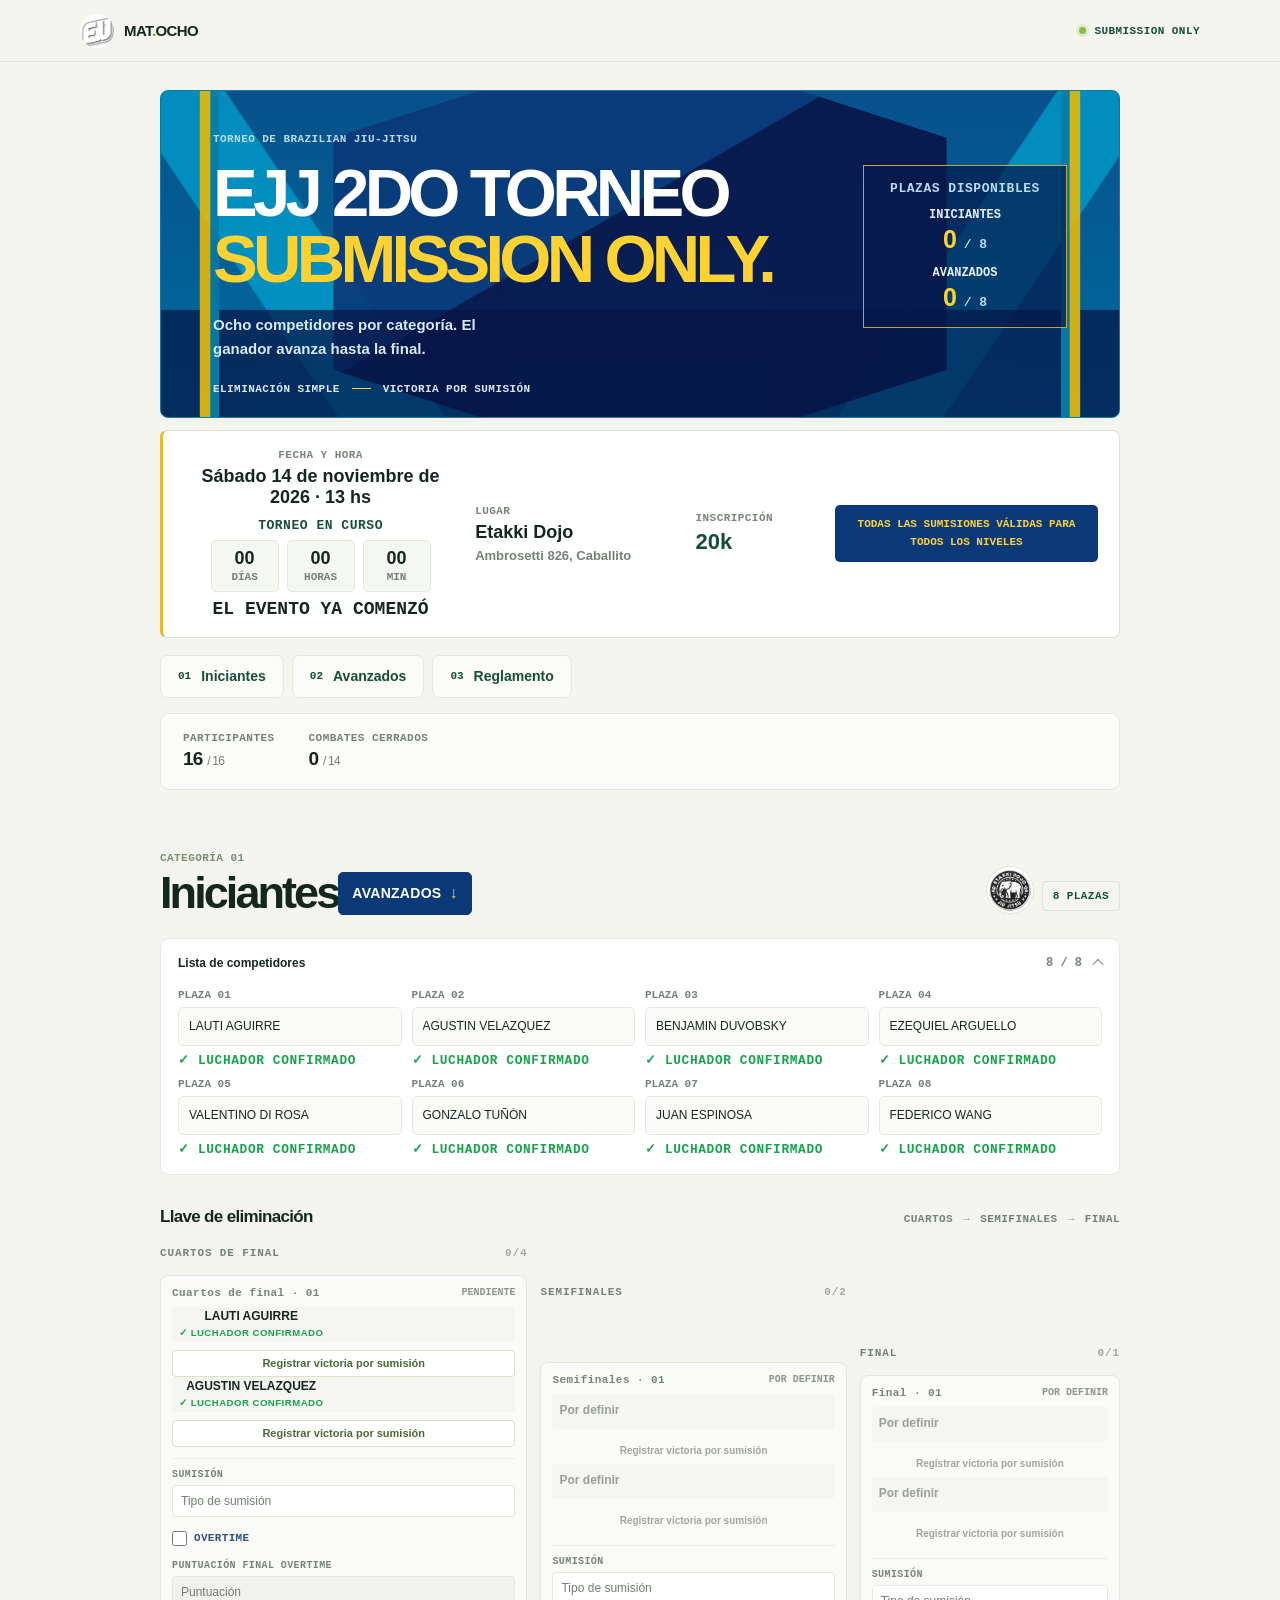
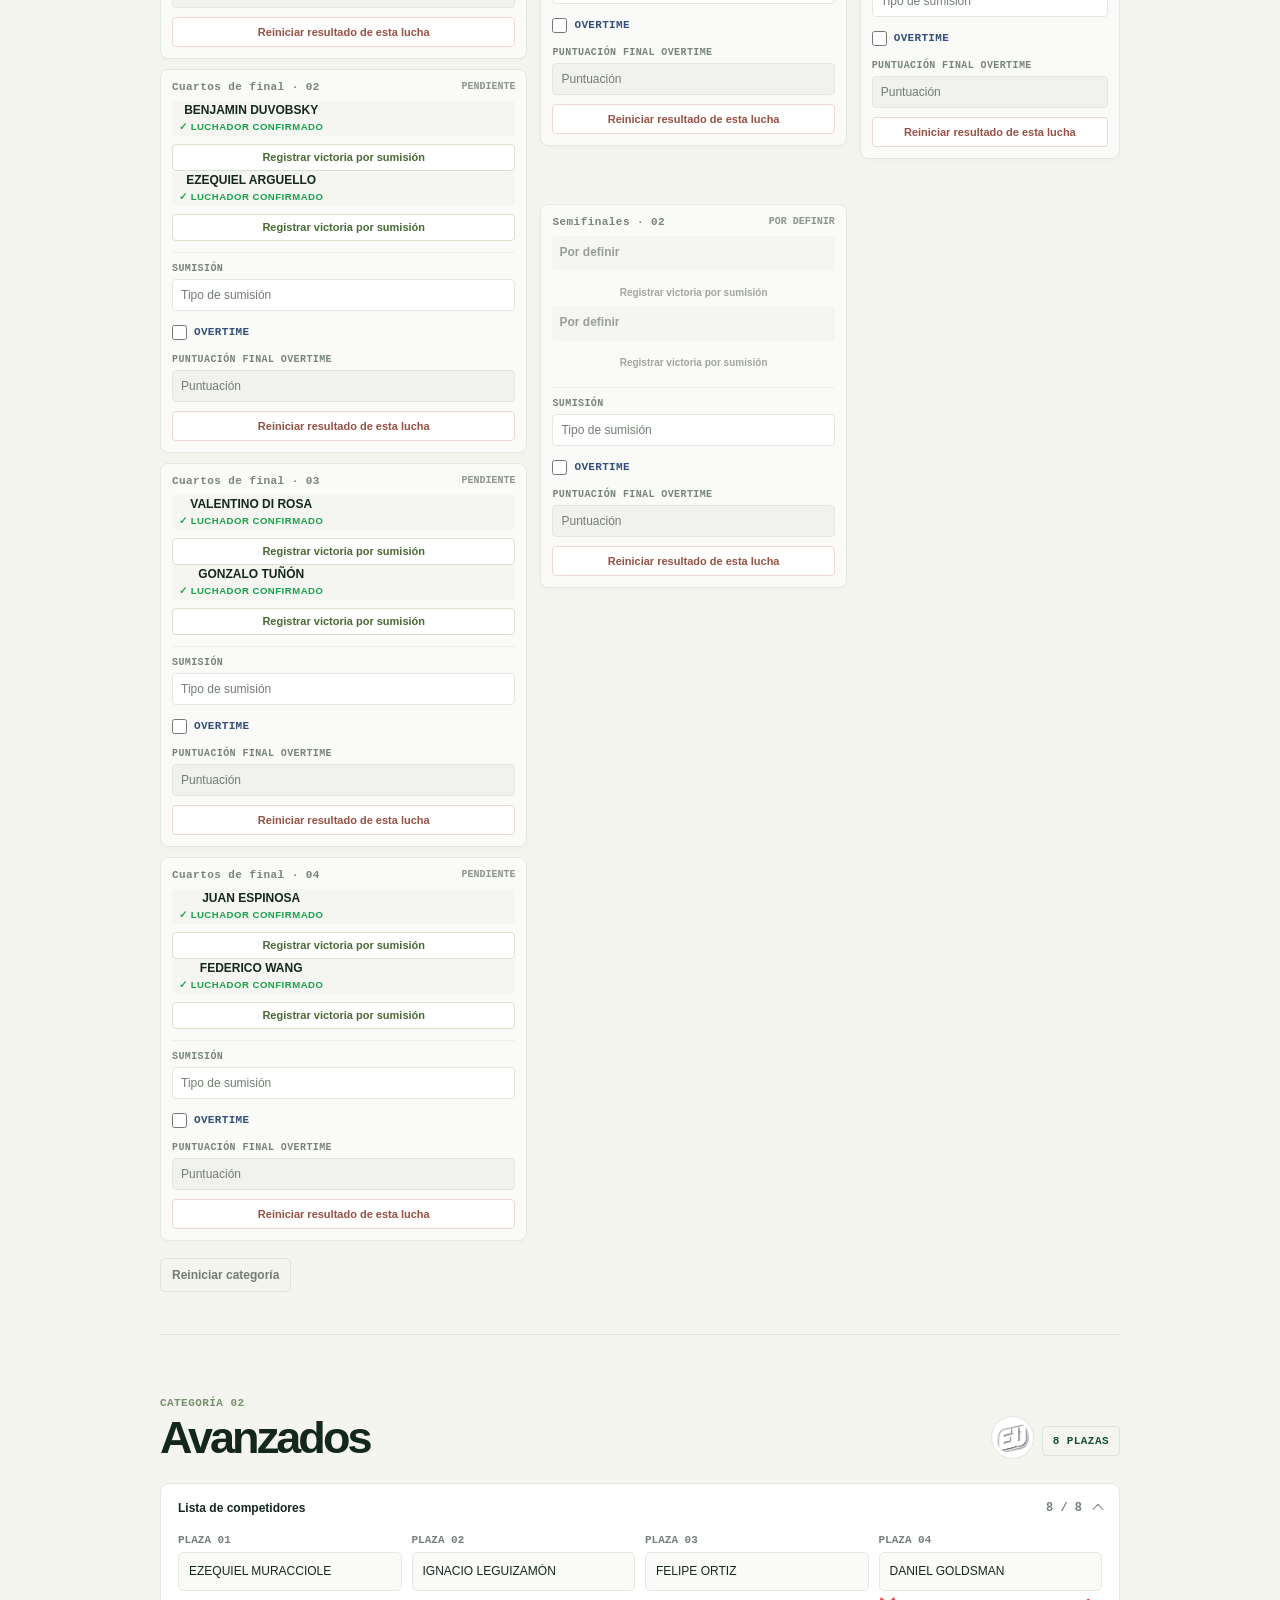
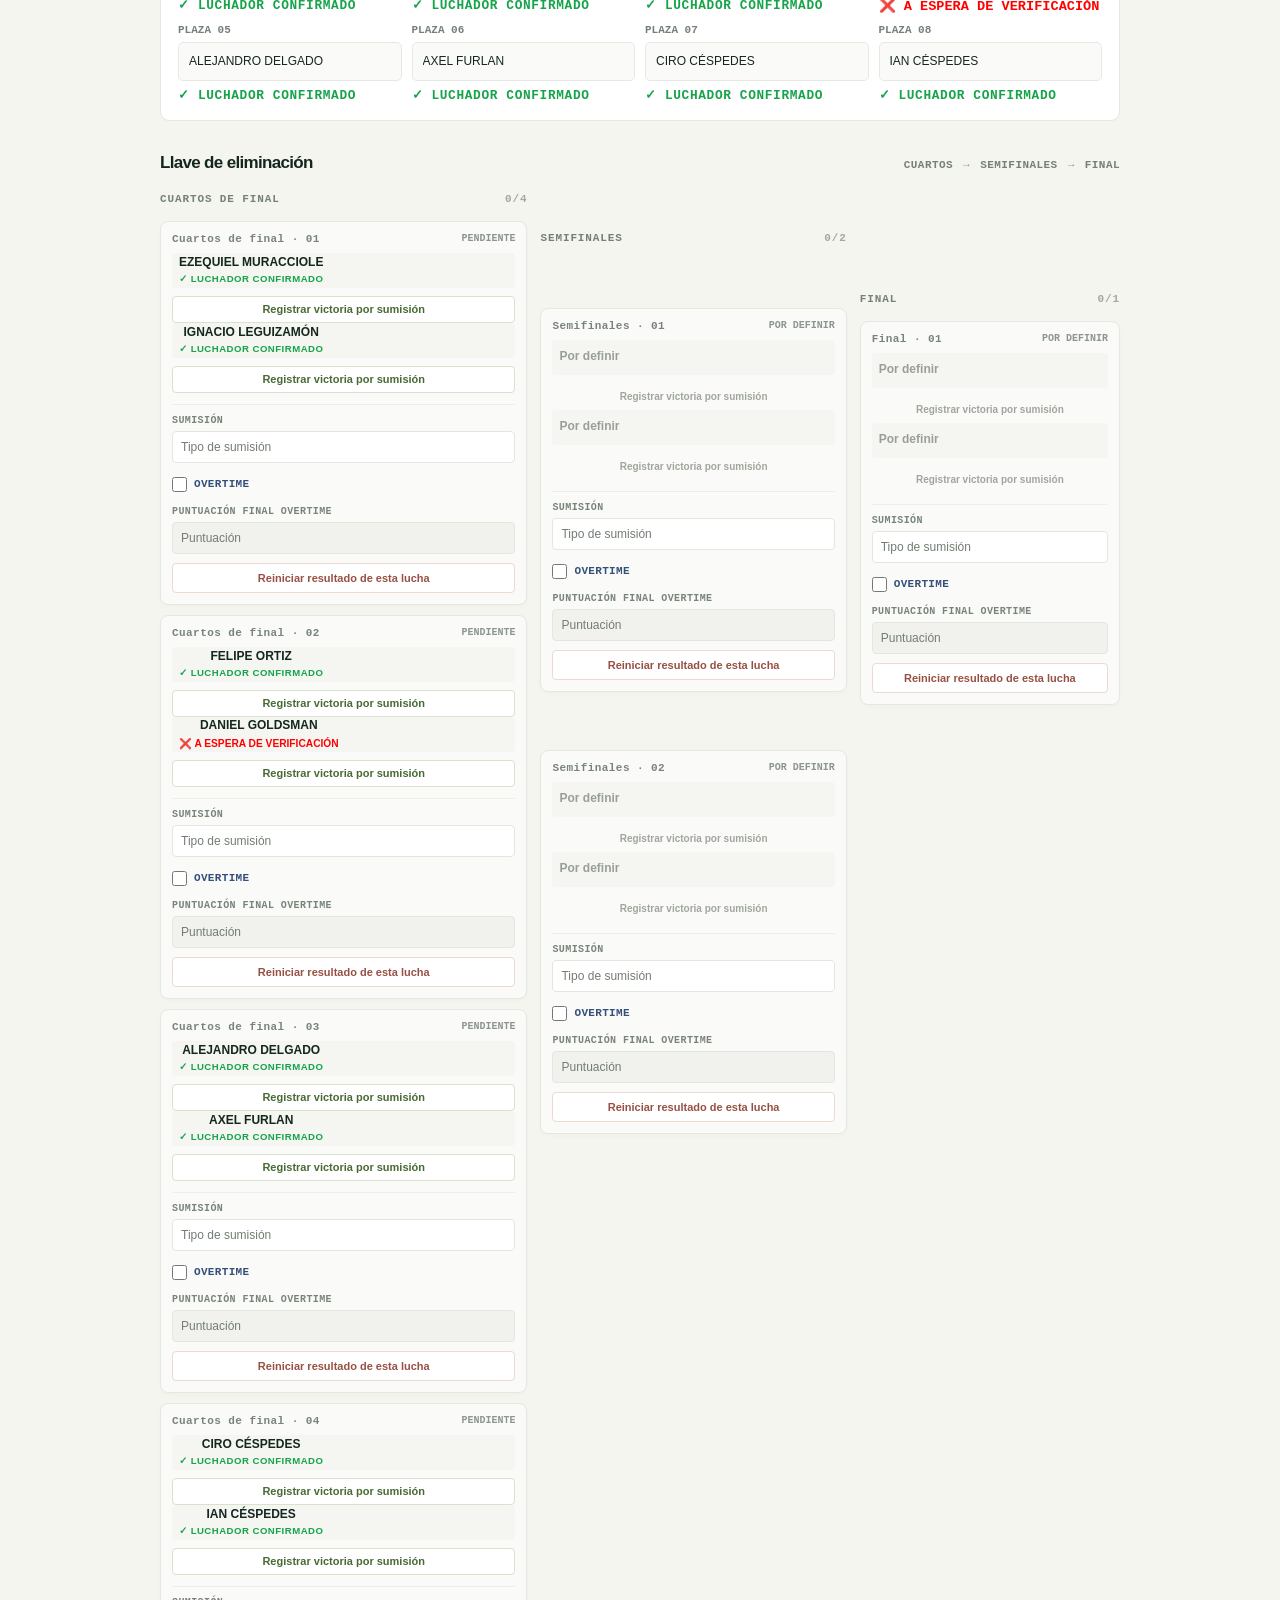
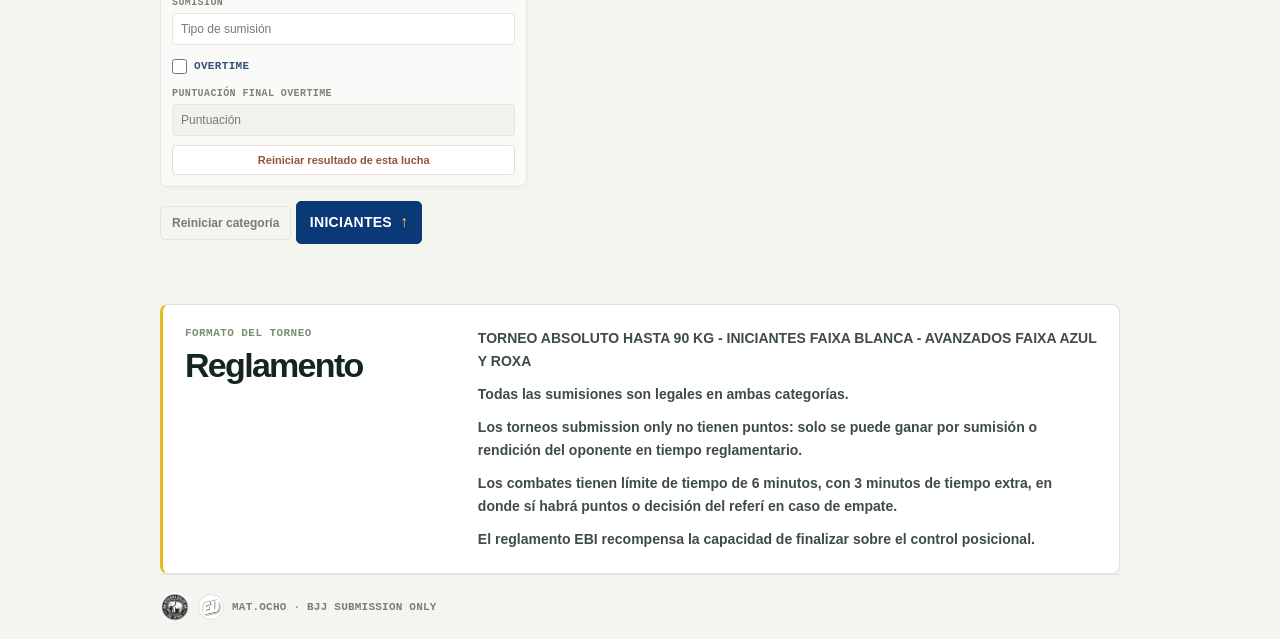
<file: index.html>
<!doctype html>
<html lang="es">
  <head>
    <meta charset="utf-8">
    <meta name="viewport" content="width=device-width, initial-scale=1">
    <meta name="theme-color" content="#102820">
    <meta name="description" content="Llaves y resultados de un torneo de Brazilian Jiu-Jitsu submission only.">
    <title>Torneo Submission Only | BJJ</title>
    <link rel="stylesheet" href="./styles.css?v=20261017-participant-status">
    <script src="./app.js?v=20261020-roster-corrections" defer></script>
  </head>
  <body>
    <header class="topbar brand-center">
      <a class="brand" href="#inicio" aria-label="Inicio del torneo">
        <img class="brand-logo" src="./assets/etakki-monogram.png" alt="">
        <span>MAT<span class="brand-dot">.</span>OCHO</span>
      </a>
      <span class="format-badge"><span class="live-dot" aria-hidden="true"></span> SUBMISSION ONLY</span>
    </header>

    <main id="inicio">
      <section class="hero" aria-labelledby="page-title">
        <div class="hero-copy">
          <p class="eyebrow">TORNEO DE BRAZILIAN JIU-JITSU</p>
          <h1 id="page-title">EJJ 2DO TORNEO<br><span>SUBMISSION ONLY.</span></h1>
          <p class="hero-description">Ocho competidores por categoría. El ganador avanza hasta la final.</p>
        </div>
        <div class="hero-stamp" aria-label="Plazas disponibles por categoría" aria-live="polite">
          <span class="hero-stamp-title">PLAZAS DISPONIBLES</span>
          <div class="hero-stamp-row">
            <span class="hero-stamp-category">INICIANTES</span>
            <strong><span id="available-iniciantes">8</span><small> / 8</small></strong>
          </div>
          <div class="hero-stamp-row">
            <span class="hero-stamp-category">AVANZADOS</span>
            <strong><span id="available-avanzados">8</span><small> / 8</small></strong>
          </div>
        </div>
        <div class="hero-foot">
          <span>ELIMINACIÓN SIMPLE</span>
          <span class="hero-foot-divider" aria-hidden="true"></span>
          <span>VICTORIA POR SUMISIÓN</span>
        </div>
      </section>

      <section class="event-info" aria-label="Fecha, lugar y formato">
        <div class="event-detail">
          <span class="event-label">FECHA Y HORA</span>
          <strong>Sábado 14 de noviembre de 2026 · 13 hs</strong>
          <div class="event-countdown" id="event-countdown" role="timer" aria-live="off">
            <span class="countdown-label" id="countdown-label">FALTAN PARA EL TORNEO</span>
            <div class="countdown-values" id="countdown-values">
              <span><strong data-countdown="days">00</strong><small>DÍAS</small></span>
              <span><strong data-countdown="hours">00</strong><small>HORAS</small></span>
              <span><strong data-countdown="minutes">00</strong><small>MIN</small></span>
            </div>
            <strong class="countdown-started" id="countdown-started" hidden>EL EVENTO YA COMENZÓ</strong>
          </div>
        </div>
        <div class="event-detail">
          <span class="event-label">LUGAR</span>
          <strong>Etakki Dojo</strong>
          <span class="event-address">Ambrosetti 826, Caballito</span>
        </div>
        <div class="event-detail event-fee">
          <span class="event-label">INSCRIPCIÓN</span>
          <strong>20k</strong>
        </div>
        <p class="event-rule">TODAS LAS SUMISIONES VÁLIDAS PARA TODOS LOS NIVELES</p>
      </section>

      <nav class="category-nav" aria-label="Ir a una categoría">
        <a href="#iniciantes">01 <span>Iniciantes</span></a>
        <a href="#avanzados">02 <span>Avanzados</span></a>
        <a href="#reglamento">03 <span>Reglamento</span></a>
      </nav>

      <div id="app-message" class="app-message" role="status" aria-live="polite" hidden></div>

      <div class="tournament-summary" aria-live="polite">
        <div>
          <span class="summary-label">PARTICIPANTES</span>
          <strong id="participant-total">0 <small>/ 16</small></strong>
        </div>
        <div>
          <span class="summary-label">COMBATES CERRADOS</span>
          <strong id="match-total">0 <small>/ 14</small></strong>
        </div>
      </div>

      <section class="category-section" id="iniciantes" aria-labelledby="iniciantes-title">
        <div class="category-heading">
          <div>
            <p class="eyebrow">CATEGORÍA 01</p>
            <h2 id="iniciantes-title">Iniciantes</h2>
          </div>
          <a class="category-switch" href="#avanzados">AVANZADOS <span aria-hidden="true">↓</span></a>
          <img class="category-logo" src="./assets/etakki-dojo-patch.png" alt="Logo Etakki Dojo">
          <span class="division-tag">8 PLAZAS</span>
        </div>
        <details class="roster-panel" open>
          <summary>
            <span>Lista de competidores</span>
            <span class="roster-count" id="count-iniciantes">0 / 8</span>
          </summary>
          <div class="roster-grid" id="roster-iniciantes"></div>
        </details>
        <div class="bracket-heading">
          <h3>Llave de eliminación</h3>
          <span>CUARTOS <i>→</i> SEMIFINALES <i>→</i> FINAL</span>
        </div>
        <div class="bracket" id="bracket-iniciantes" aria-live="polite"></div>
        <button class="reset-button" type="button" data-action="reset" data-category="iniciantes">
          Reiniciar categoría
        </button>
      </section>

      <section class="category-section" id="avanzados" aria-labelledby="avanzados-title">
        <div class="category-heading">
          <div>
            <p class="eyebrow">CATEGORÍA 02</p>
            <h2 id="avanzados-title">Avanzados</h2>
          </div>
          <img class="category-logo category-logo-monogram" src="./assets/etakki-monogram.png" alt="Logo Etakki Dojo">
          <span class="division-tag">8 PLAZAS</span>
        </div>
        <details class="roster-panel" open>
          <summary>
            <span>Lista de competidores</span>
            <span class="roster-count" id="count-avanzados">0 / 8</span>
          </summary>
          <div class="roster-grid" id="roster-avanzados"></div>
        </details>
        <div class="bracket-heading">
          <h3>Llave de eliminación</h3>
          <span>CUARTOS <i>→</i> SEMIFINALES <i>→</i> FINAL</span>
        </div>
        <div class="bracket" id="bracket-avanzados" aria-live="polite"></div>
        <button class="reset-button" type="button" data-action="reset" data-category="avanzados">
          Reiniciar categoría
        </button>
        <a class="category-switch category-switch-back" href="#iniciantes">INICIANTES <span aria-hidden="true">↑</span></a>
      </section>

      <section class="rules-section" id="reglamento" aria-labelledby="rules-title">
        <div class="rules-heading">
          <p class="eyebrow">FORMATO DEL TORNEO</p>
          <h2 id="rules-title">Reglamento</h2>
        </div>
        <div class="rules-copy">
          <p>TORNEO ABSOLUTO HASTA 90 KG - INICIANTES FAIXA BLANCA - AVANZADOS FAIXA AZUL Y ROXA</p>
          <p>Todas las sumisiones son legales en ambas categorías.</p>
          <p>Los torneos submission only no tienen puntos: solo se puede ganar por sumisión o rendición del oponente en tiempo reglamentario.</p>
          <p>Los combates tienen límite de tiempo de 6 minutos, con 3 minutos de tiempo extra, en donde sí habrá puntos o decisión del referí en caso de empate.</p>
          <p>El reglamento EBI recompensa la capacidad de finalizar sobre el control posicional.</p>
        </div>
      </section>
    </main>

    <footer class="page-footer">
      <span class="footer-brand">
        <img src="./assets/etakki-dojo-patch.png" alt="" loading="lazy">
        <img class="footer-monogram" src="./assets/etakki-monogram.png" alt="" loading="lazy">
        <span>MAT.OCHO <span class="brand-dot">·</span> BJJ SUBMISSION ONLY</span>
      </span>
    </footer>
  </body>
</html>
</file>
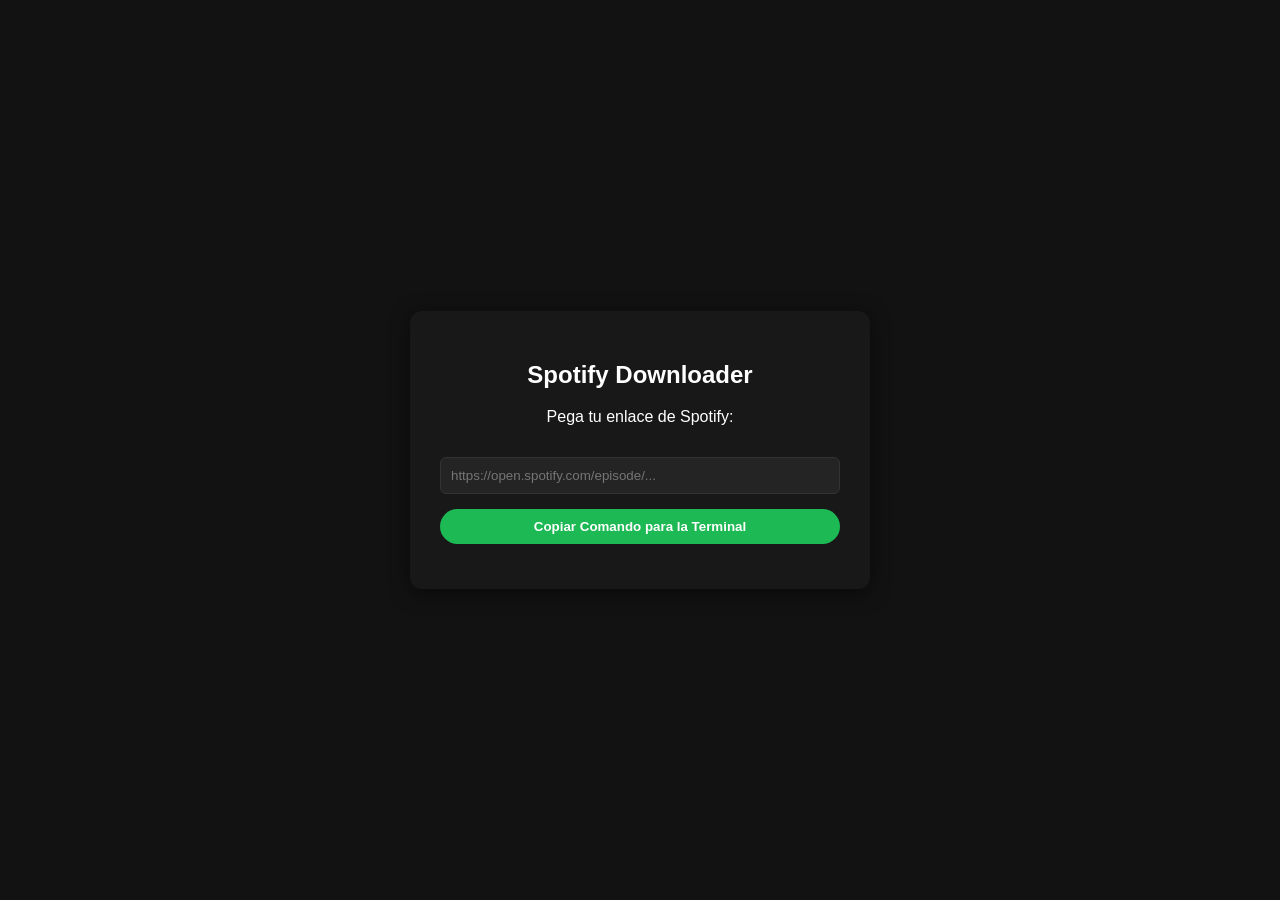
<file: descargar_podcast.html>
<!DOCTYPE html>
<html lang="es">
<head>
    <meta charset="UTF-8">
    <meta name="viewport" content="width=device-width, initial-scale=1.0">
    <title>Spotify Podcast Downloader</title>
    <style>
        body {
            font-family: Arial, sans-serif;
            background-color: #121212;
            color: #ffffff;
            display: flex;
            justify-content: center;
            align-items: center;
            height: 100vh;
            margin: 0;
        }
        .card {
            background-color: #181818;
            padding: 30px;
            border-radius: 12px;
            box-shadow: 0 4px 20px rgba(0,0,0,0.5);
            width: 400px;
            text-align: center;
        }
        input[type="text"] {
            width: 100%;
            padding: 10px;
            margin: 15px 0;
            border-radius: 6px;
            border: 1px solid #333;
            background-color: #242424;
            color: #fff;
            box-sizing: border-box;
        }
        button {
            background-color: #1DB954;
            color: white;
            border: none;
            padding: 10px 20px;
            border-radius: 20px;
            font-weight: bold;
            cursor: pointer;
            width: 100%;
        }
        button:hover {
            background-color: #1ed760;
        }
        .instruction {
            font-size: 12px;
            color: #b3b3b3;
            margin-top: 15px;
        }
    </style>
</head>
<body>
    <div class="card">
        <h2>Spotify Downloader</h2>
        <p>Pega tu enlace de Spotify:</p>
        <input type="text" id="urlInput" placeholder="https://open.spotify.com/episode/...">
        <button onclick="copiarComando()">Copiar Comando para la Terminal</button>
        <p class="instruction" id="msg"></p>
    </div>

    <script>
        function copiarComando() {
            const url = document.getElementById('urlInput').value;
            if(!url) {
                alert("Por favor, introduce un enlace válido.");
                return;
            }
            const comando = `python spotify_podcast_download.py "${url}"`;
            navigator.clipboard.writeText(comando);
            document.getElementById('msg').innerText = "¡Comando copiado! Pégalo en tu terminal abierta.";
        }
    </script>
</body>
</html>
</file>
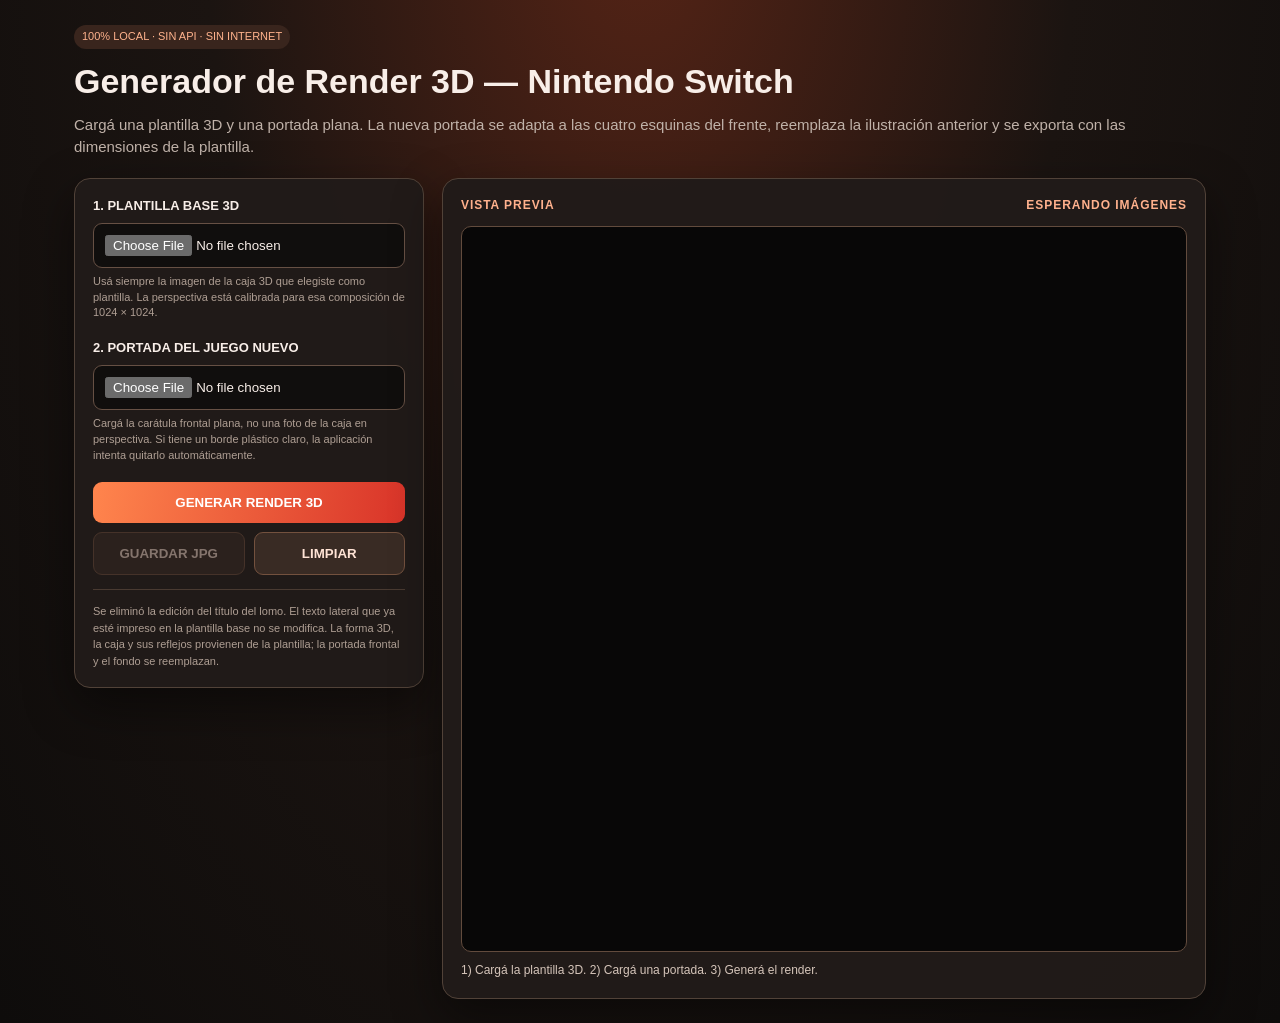
<file: portadamaker.html>
<!DOCTYPE html>
<html lang="es">
<head>
<meta charset="UTF-8">
<meta name="viewport" content="width=device-width, initial-scale=1">
<title>Generador de Render 3D Nintendo Switch</title>
<style>
:root{color-scheme:dark;--bg:#100e0d;--panel:#211b18;--line:#514238;--accent:#ff7042;--muted:#c0b2a9}
*{box-sizing:border-box}
body{margin:0;background:radial-gradient(ellipse at 50% -10%,#562416 0,#1b1411 48%,#0e0c0b 100%);color:#f8eee8;font:15px/1.45 Arial,sans-serif;min-height:100vh}
main{max-width:1180px;margin:0 auto;padding:24px}
.head{margin-bottom:20px}
h1{font-size:clamp(24px,4vw,34px);margin:0 0 8px}
p{margin:0;color:var(--muted)}
.layout{display:grid;grid-template-columns:350px minmax(0,1fr);gap:18px;align-items:start}
.panel{background:rgba(33,27,24,.96);border:1px solid var(--line);border-radius:16px;padding:18px;box-shadow:0 18px 50px #0007}
.field{margin:0 0 18px}
label{display:block;font-size:13px;font-weight:700;margin-bottom:7px}
input[type=file]{width:100%;padding:11px;background:#100e0d;border:1px solid #665044;border-radius:9px;color:#f8eee8}
.hint{font-size:11px;color:#ae9e93;margin-top:6px;line-height:1.45}
.actions{display:grid;grid-template-columns:1fr 1fr;gap:9px}
.btn{border:0;border-radius:9px;padding:13px 12px;font-weight:800;cursor:pointer}
.btn:disabled{opacity:.45;cursor:not-allowed}
.primary{grid-column:1/-1;background:linear-gradient(100deg,#ff854d,#d93429);color:white}
.secondary{background:#392b24;border:1px solid #73513e;color:#ffe3d5}
.previewtop{display:flex;justify-content:space-between;gap:10px;align-items:center;margin-bottom:12px;font-size:12px;font-weight:800;letter-spacing:.08em;color:#ffb18d}
.canvaswrap{background:#080707;border:1px solid #624b3d;border-radius:10px;overflow:hidden}
canvas{width:100%;height:auto;display:block}
.status{min-height:28px;padding-top:10px;font-size:12px;color:#d5c5ba}
.disclaimer{font-size:11px;color:#ae9e93;border-top:1px solid #493a31;padding-top:13px;margin-top:14px;line-height:1.5}
.pill{display:inline-block;background:#39251d;color:#ffb38d;padding:4px 8px;border-radius:99px;font-size:11px;margin-bottom:8px}
@media(max-width:850px){main{padding:14px}.layout{grid-template-columns:1fr}.preview{order:-1}}
</style>
</head>
<body>
<main>
 <header class="head">
  <span class="pill">100% LOCAL · SIN API · SIN INTERNET</span>
  <h1>Generador de Render 3D — Nintendo Switch</h1>
  <p>Cargá una plantilla 3D y una portada plana. La nueva portada se adapta a las cuatro esquinas del frente, reemplaza la ilustración anterior y se exporta con las dimensiones de la plantilla.</p>
 </header>
 <div class="layout">
  <section class="panel">
   <div class="field">
    <label for="baseFile">1. PLANTILLA BASE 3D</label>
    <input id="baseFile" type="file" accept="image/png,image/jpeg,image/webp">
    <div class="hint">Usá siempre la imagen de la caja 3D que elegiste como plantilla. La perspectiva está calibrada para esa composición de 1024 × 1024.</div>
   </div>
   <div class="field">
    <label for="coverFile">2. PORTADA DEL JUEGO NUEVO</label>
    <input id="coverFile" type="file" accept="image/png,image/jpeg,image/webp">
    <div class="hint">Cargá la carátula frontal plana, no una foto de la caja en perspectiva. Si tiene un borde plástico claro, la aplicación intenta quitarlo automáticamente.</div>
   </div>
   <div class="actions">
    <button class="btn primary" id="generate" type="button">GENERAR RENDER 3D</button>
    <button class="btn secondary" id="download" type="button" disabled>GUARDAR JPG</button>
    <button class="btn secondary" id="clear" type="button">LIMPIAR</button>
   </div>
   <div class="disclaimer">Se eliminó la edición del título del lomo. El texto lateral que ya esté impreso en la plantilla base no se modifica. La forma 3D, la caja y sus reflejos provienen de la plantilla; la portada frontal y el fondo se reemplazan.</div>
  </section>
  <section class="panel preview">
   <div class="previewtop"><span>VISTA PREVIA</span><span id="dimensions">ESPERANDO IMÁGENES</span></div>
   <div class="canvaswrap"><canvas id="output" width="1024" height="1024"></canvas></div>
   <div class="status" id="status">1) Cargá la plantilla 3D. 2) Cargá una portada. 3) Generá el render.</div>
  </section>
 </div>
</main>
<script>
'use strict';

const REF_W = 1024;
const REF_H = 1024;
const canvas = document.getElementById('output');
const ctx = canvas.getContext('2d', {willReadFrequently:true});
const statusEl = document.getElementById('status');
let baseImage = null;
let coverImage = null;
let coverFileName = 'juego';

function setStatus(message, error=false){
  statusEl.textContent = message;
  statusEl.style.color = error ? '#ff9b87' : '#d5c5ba';
}

function loadImage(file){
  return new Promise((resolve,reject)=>{
    const url = URL.createObjectURL(file);
    const img = new Image();
    img.onload = ()=>{ URL.revokeObjectURL(url); resolve(img); };
    img.onerror = ()=>{ URL.revokeObjectURL(url); reject(new Error('No se pudo abrir la imagen. Probá con otro JPG o PNG.')); };
    img.src = url;
  });
}

function clamp(value,min,max){
  return Math.max(min,Math.min(max,value));
}

// Detecta y recorta solamente el marco exterior claro/neutro de una foto de portada.
// Si la ilustración no tiene marco, conserva la imagen completa.
function makeCleanCover(img){
  const w = img.naturalWidth;
  const h = img.naturalHeight;
  const temp = document.createElement('canvas');
  temp.width = w;
  temp.height = h;
  const tg = temp.getContext('2d',{willReadFrequently:true});
  tg.fillStyle = '#fff';
  tg.fillRect(0,0,w,h);
  tg.drawImage(img,0,0);
  const data = tg.getImageData(0,0,w,h).data;

  function isFramePixel(i){
    const r=data[i], g=data[i+1], b=data[i+2], a=data[i+3];
    if(a < 22) return true;
    const max=Math.max(r,g,b), min=Math.min(r,g,b);
    const lum=(r+g+b)/3;
    return lum>178 && (max-min)<45;
  }
  function rowRatio(y){
    let hits=0,total=0;
    for(let x=0;x<w;x+=4){ if(isFramePixel((y*w+x)*4)) hits++; total++; }
    return hits/total;
  }
  function colRatio(x){
    let hits=0,total=0;
    for(let y=0;y<h;y+=4){ if(isFramePixel((y*w+x)*4)) hits++; total++; }
    return hits/total;
  }

  let top=0, bottom=h-1, left=0, right=w-1;
  const maxY=Math.floor(h*.18), maxX=Math.floor(w*.18);
  while(top<maxY && rowRatio(top)>.78) top++;
  while(bottom>h-maxY && rowRatio(bottom)>.78) bottom--;
  while(left<maxX && colRatio(left)>.40) left++;
  while(right>w-maxX && colRatio(right)>.40) right--;

  // Evita recortes agresivos o detecciones dudosas.
  if(right-left < w*.45 || bottom-top < h*.45){
    left=0; top=0; right=w-1; bottom=h-1;
  }
  if((right-left+1)/(bottom-top+1) < .30 || (right-left+1)/(bottom-top+1) > 1.15){
    left=0; top=0; right=w-1; bottom=h-1;
  }

  const clean=document.createElement('canvas');
  clean.width=right-left+1;
  clean.height=bottom-top+1;
  clean.getContext('2d').drawImage(img,left,top,clean.width,clean.height,0,0,clean.width,clean.height);
  return {canvas:clean, crop:{left,top,right,bottom}};
}

function getPalette(source){
  const sample=document.createElement('canvas');
  sample.width=48; sample.height=48;
  const sg=sample.getContext('2d');
  sg.drawImage(source,0,0,48,48);
  const d=sg.getImageData(0,0,48,48).data;
  let r=0,g=0,b=0,n=0;
  const bins=new Map();
  for(let i=0;i<d.length;i+=16){
    const rr=d[i],gg=d[i+1],bb=d[i+2];
    const hi=Math.max(rr,gg,bb),lo=Math.min(rr,gg,bb);
    if(hi<35 || lo>245) continue;
    r+=rr;g+=gg;b+=bb;n++;
    const key=[rr>>5,gg>>5,bb>>5].join(',');
    bins.set(key,(bins.get(key)||0)+1);
  }
  const average=n?[Math.round(r/n),Math.round(g/n),Math.round(b/n)]:[150,55,30];
  const colors=[...bins.entries()].sort((a,b)=>b[1]-a[1]).slice(0,6)
    .map(([key])=>key.split(',').map(v=>Math.min(255,Number(v)*32+16)));
  if(!colors.length) colors.push(average);
  return {average,colors};
}

function drawBackground(g,cover,palette){
  g.save();
  g.clearRect(0,0,REF_W,REF_H);
  // Respeta la proporción de la tapa: no la estira para llenar el fondo.
  const scale=Math.max(REF_W/cover.width,REF_H/cover.height);
  const dw=cover.width*scale, dh=cover.height*scale;
  const dx=(REF_W-dw)/2, dy=(REF_H-dh)/2;
  g.filter='blur(38px) saturate(1.55) contrast(1.08) brightness(.58)';
  g.drawImage(cover,dx-45,dy-45,dw+90,dh+90);
  g.filter='none';
  g.fillStyle='rgba(12,7,6,.52)';
  g.fillRect(0,0,REF_W,REF_H);

  const [r,gg,b]=palette.average;
  const glow=g.createRadialGradient(690,340,18,690,340,720);
  glow.addColorStop(0,`rgba(${Math.min(255,r+78)},${Math.min(255,gg+45)},${Math.min(255,b+22)},.34)`);
  glow.addColorStop(1,'rgba(0,0,0,0)');
  g.fillStyle=glow;
  g.fillRect(0,0,REF_W,REF_H);

  let seed=78231;
  const random=()=>{seed=(seed*1664525+1013904223)>>>0;return seed/4294967296;};
  for(let i=0;i<68;i++){
    const zone=i%4;
    let x,y;
    if(zone===0){x=random()*REF_W;y=random()*180;}
    else if(zone===1){x=760+random()*300;y=random()*REF_H;}
    else if(zone===2){x=random()*250;y=180+random()*680;}
    else{x=random()*REF_W;y=820+random()*220;}
    const len=12+random()*95, ang=random()*Math.PI*2;
    const x2=x+Math.cos(ang)*len, y2=y+Math.sin(ang)*len;
    const x3=x+(random()-.5)*len*1.5, y3=y+(random()-.5)*len*1.5;
    const col=palette.colors[i%palette.colors.length];
    g.globalAlpha=.07+random()*.12;
    g.fillStyle=`rgb(${col[0]},${col[1]},${col[2]})`;
    g.beginPath();g.moveTo(x,y);g.lineTo(x2,y2);g.lineTo(x3,y3);g.closePath();g.fill();
  }
  g.globalAlpha=1;

  const floor=g.createLinearGradient(0,775,0,REF_H);
  floor.addColorStop(0,'rgba(5,4,4,0)');
  floor.addColorStop(.24,'rgba(5,4,4,.45)');
  floor.addColorStop(1,'rgba(5,4,4,.94)');
  g.fillStyle=floor;g.fillRect(0,770,REF_W,254);

  const vignette=g.createRadialGradient(510,470,250,510,470,760);
  vignette.addColorStop(0,'rgba(0,0,0,0)');
  vignette.addColorStop(1,'rgba(0,0,0,.58)');
  g.fillStyle=vignette;g.fillRect(0,0,REF_W,REF_H);
  g.restore();
}

function drawCasePath(g){
  // Silueta exterior de la caja de la plantilla de referencia.
  g.beginPath();
  g.moveTo(290,133);
  g.lineTo(291,126);
  g.quadraticCurveTo(294,115,307,115);
  g.lineTo(731,135);
  g.quadraticCurveTo(750,136,754,153);
  g.lineTo(759,175);
  g.lineTo(759,874);
  g.quadraticCurveTo(759,899,742,908);
  g.lineTo(333,945);
  g.quadraticCurveTo(314,947,307,929);
  g.closePath();
}

function drawCaseShadow(g){
  const sh=g.createRadialGradient(523,918,10,523,918,285);
  sh.addColorStop(0,'rgba(0,0,0,.72)');
  sh.addColorStop(.48,'rgba(0,0,0,.42)');
  sh.addColorStop(1,'rgba(0,0,0,0)');
  g.fillStyle=sh;
  g.beginPath();g.ellipse(523,918,285,56,0,0,Math.PI*2);g.fill();
}

function solveLinear(A,b){
  const n=b.length;
  A=A.map((row,i)=>row.slice().concat([b[i]]));
  for(let col=0;col<n;col++){
    let pivot=col;
    for(let r=col+1;r<n;r++) if(Math.abs(A[r][col])>Math.abs(A[pivot][col])) pivot=r;
    if(Math.abs(A[pivot][col])<1e-12) throw new Error('No se pudo resolver la perspectiva.');
    [A[col],A[pivot]]=[A[pivot],A[col]];
    const div=A[col][col];
    for(let k=col;k<=n;k++) A[col][k]/=div;
    for(let r=0;r<n;r++) if(r!==col){
      const f=A[r][col];
      for(let k=col;k<=n;k++) A[r][k]-=f*A[col][k];
    }
  }
  return A.map(row=>row[n]);
}

function inverseHomography(quad){
  const src=[[0,0],[1,0],[1,1],[0,1]];
  const A=[],b=[];
  for(let i=0;i<4;i++){
    const [u,v]=src[i], [x,y]=quad[i];
    A.push([u,v,1,0,0,0,-x*u,-x*v]); b.push(x);
    A.push([0,0,0,u,v,1,-y*u,-y*v]); b.push(y);
  }
  const h=solveLinear(A,b);
  const [a,bb,c,d,e,f,gg,hh]=h;
  const det=a*(e-f*hh)-bb*(d-f*gg)+c*(d*hh-e*gg);
  if(Math.abs(det)<1e-12) throw new Error('La plantilla tiene una perspectiva inválida.');
  return [
    (e-f*hh)/det,(c*hh-bb)/det,(bb*f-c*e)/det,
    (f*gg-d)/det,(a-c*gg)/det,(c*d-a*f)/det,
    (d*hh-e*gg)/det,(bb*gg-a*hh)/det,(a*e-bb*d)/det
  ];
}

function warpCover(g,cover){
  // Esquinas ampliadas unos píxeles para tapar toda la impresión anterior.
  // Orden: arriba izquierda, arriba derecha, abajo derecha, abajo izquierda.
  const quad=[[318,134],[738,149],[743,895],[307,919]];
  const inv=inverseHomography(quad);
  const minX=306,maxX=744,minY=133,maxY=920;
  const w=maxX-minX+1,h=maxY-minY+1;

  const source=cover.getContext('2d',{willReadFrequently:true})
    .getImageData(0,0,cover.width,cover.height);
  const sw=source.width,sh=source.height,sd=source.data;
  const patch=document.createElement('canvas');
  patch.width=w;patch.height=h;
  const pg=patch.getContext('2d');
  const output=pg.createImageData(w,h),od=output.data;

  for(let py=0;py<h;py++){
    const y=minY+py+.5;
    for(let px=0;px<w;px++){
      const x=minX+px+.5;
      const den=inv[6]*x+inv[7]*y+inv[8];
      if(Math.abs(den)<1e-10) continue;
      let u=(inv[0]*x+inv[1]*y+inv[2])/den;
      let v=(inv[3]*x+inv[4]*y+inv[5])/den;
      // Tolerancia mínima en el borde para evitar líneas de la imagen vieja.
      if(u<-.002||u>1.002||v<-.002||v>1.002) continue;
      u=clamp(u,0,1);v=clamp(v,0,1);
      const fx=u*(sw-1),fy=v*(sh-1);
      const x0=Math.floor(fx),y0=Math.floor(fy);
      const x1=Math.min(sw-1,x0+1),y1=Math.min(sh-1,y0+1);
      const ax=fx-x0,ay=fy-y0;
      const i00=(y0*sw+x0)*4,i10=(y0*sw+x1)*4;
      const i01=(y1*sw+x0)*4,i11=(y1*sw+x1)*4;
      const o=(py*w+px)*4;
      for(let k=0;k<3;k++){
        const top=sd[i00+k]*(1-ax)+sd[i10+k]*ax;
        const bottom=sd[i01+k]*(1-ax)+sd[i11+k]*ax;
        od[o+k]=Math.round(top*(1-ay)+bottom*ay);
      }
      od[o+3]=255;
    }
  }
  pg.putImageData(output,0,0);
  g.drawImage(patch,minX,minY);

  // Reflejo tenue del plástico encima de la nueva impresión.
  g.save();
  g.beginPath();quad.forEach((p,i)=>i?g.lineTo(p[0],p[1]):g.moveTo(p[0],p[1]));g.closePath();g.clip();
  const shine=g.createLinearGradient(415,135,690,900);
  shine.addColorStop(0,'rgba(255,255,255,.075)');
  shine.addColorStop(.25,'rgba(255,255,255,.018)');
  shine.addColorStop(.72,'rgba(255,255,255,0)');
  shine.addColorStop(1,'rgba(0,0,0,.10)');
  g.fillStyle=shine;g.fillRect(minX,minY,w,h);
  g.restore();

  // Filete interior muy sutil para cerrar el borde y ocultar píxeles residuales.
  g.save();
  g.beginPath();quad.forEach((p,i)=>i?g.lineTo(p[0],p[1]):g.moveTo(p[0],p[1]));g.closePath();
  g.strokeStyle='rgba(15,8,6,.28)';g.lineWidth=1.35;g.stroke();
  g.restore();
}

async function generate(){
  if(!baseImage||!coverImage){
    setStatus('Faltan imágenes: cargá una plantilla base y una portada nueva.',true);
    return;
  }
  const button=document.getElementById('generate');
  button.disabled=true;
  document.getElementById('download').disabled=true;
  setStatus('Ajustando la portada y componiendo el render…');
  await new Promise(requestAnimationFrame);
  try{
    const outputW=baseImage.naturalWidth;
    const outputH=baseImage.naturalHeight;
    canvas.width=outputW;
    canvas.height=outputH;
    ctx.setTransform(outputW/REF_W,0,0,outputH/REF_H,0,0);

    const clean=makeCleanCover(coverImage);
    const cover=clean.canvas;
    const palette=getPalette(cover);

    drawBackground(ctx,cover,palette);
    drawCaseShadow(ctx);

    // Extrae la caja de la plantilla, sin arrastrar su fondo original.
    ctx.save();
    drawCasePath(ctx);
    ctx.clip();
    ctx.drawImage(baseImage,0,0,REF_W,REF_H);
    ctx.restore();

    // Reemplaza toda la superficie frontal con la portada nueva.
    warpCover(ctx,cover);

    document.getElementById('dimensions').textContent=`${outputW} × ${outputH} · JPG`;
    document.getElementById('download').disabled=false;
    const trimmed=(clean.crop.left+clean.crop.top+(coverImage.naturalWidth-1-clean.crop.right)+(coverImage.naturalHeight-1-clean.crop.bottom))>4;
    setStatus(`Render generado. ${trimmed?'Se detectó y quitó el marco exterior de la portada. ':'Portada utilizada completa. '}Salida: ${outputW} × ${outputH} px.`);
  }catch(err){
    console.error(err);
    setStatus('No se pudo generar el render: '+err.message,true);
  }finally{
    button.disabled=false;
  }
}

function safeFilePart(name){
  return (name||'juego').normalize('NFD').replace(/[\u0300-\u036f]/g,'')
    .replace(/[^a-zA-Z0-9_-]+/g,'-').replace(/^-+|-+$/g,'').slice(0,50)||'juego';
}

document.getElementById('baseFile').addEventListener('change',async e=>{
  const file=e.target.files&&e.target.files[0];
  if(!file)return;
  try{
    baseImage=await loadImage(file);
    setStatus(`Plantilla cargada: ${baseImage.naturalWidth} × ${baseImage.naturalHeight}. Ahora cargá la portada.`);
    document.getElementById('dimensions').textContent=`BASE ${baseImage.naturalWidth} × ${baseImage.naturalHeight}`;
  }catch(err){setStatus(err.message,true);}
});

document.getElementById('coverFile').addEventListener('change',async e=>{
  const file=e.target.files&&e.target.files[0];
  if(!file)return;
  try{
    coverImage=await loadImage(file);
    coverFileName=file.name.replace(/\.[^.]+$/,'');
    setStatus(`Portada cargada: ${coverImage.naturalWidth} × ${coverImage.naturalHeight}. Presioná GENERAR RENDER 3D.`);
  }catch(err){setStatus(err.message,true);}
});

document.getElementById('generate').addEventListener('click',generate);

document.getElementById('download').addEventListener('click',()=>{
  if(!baseImage)return;
  canvas.toBlob(blob=>{
    if(!blob){setStatus('No se pudo crear el JPG.',true);return;}
    const url=URL.createObjectURL(blob);
    const a=document.createElement('a');
    a.href=url;
    a.download=`render-3d-${safeFilePart(coverFileName)}.jpg`;
    document.body.appendChild(a);
    a.click();
    a.remove();
    setTimeout(()=>URL.revokeObjectURL(url),1500);
  },'image/jpeg',.95);
});

document.getElementById('clear').addEventListener('click',()=>{
  baseImage=null;coverImage=null;coverFileName='juego';
  document.getElementById('baseFile').value='';
  document.getElementById('coverFile').value='';
  canvas.width=1024;canvas.height=1024;
  ctx.setTransform(1,0,0,1,0,0);
  ctx.clearRect(0,0,1024,1024);
  document.getElementById('download').disabled=true;
  document.getElementById('dimensions').textContent='ESPERANDO IMÁGENES';
  setStatus('Listo para empezar nuevamente.');
});
</script>
</body>
</html>
</file>
<file: styles.css>
:root {
  color-scheme: light;
  --ink: #14271f;
  --muted: #758078;
  --green: #174d39;
  --lime: #d7f36a;
  --paper: #f4f5ef;
  --line: #e4e8df;
  --card: #fff;
  --mono: "DM Mono", "Courier New", monospace;
  --sans: "DM Sans", Arial, sans-serif;
  --display: "Space Grotesk", "DM Sans", sans-serif;
}

* {
  box-sizing: border-box;
}

html {
  scroll-behavior: smooth;
  scroll-padding-top: 82px;
}

body {
  margin: 0;
  background: var(--paper);
  color: var(--ink);
  font-family: var(--sans);
  -webkit-font-smoothing: antialiased;
}

button,
input {
  font: inherit;
}

.topbar {
  position: sticky;
  z-index: 10;
  top: 0;
  display: flex;
  height: 62px;
  align-items: center;
  justify-content: space-between;
  padding: 0 max(24px, calc((100vw - 1120px) / 2));
  border-bottom: 1px solid rgb(20 39 31 / 8%);
  background: rgb(244 245 239 / 94%);
  backdrop-filter: blur(14px);
}

.brand {
  display: inline-flex;
  align-items: center;
  gap: 10px;
  color: var(--ink);
  font-family: var(--display);
  font-size: 15px;
  font-weight: 700;
  letter-spacing: -0.04em;
  text-decoration: none;
}

.brand-mark {
  display: grid;
  width: 27px;
  height: 27px;
  place-items: center;
  border-radius: 50%;
  background: var(--green);
  color: var(--lime);
  font-size: 14px;
}

.brand-logo {
  width: 34px;
  height: 34px;
  flex: 0 0 auto;
  border-radius: 50%;
  background: #fff;
  object-fit: cover;
}

.brand-dot {
  color: #79a522;
}

.format-badge,
.eyebrow,
.division-tag,
.summary-label,
.bracket-heading > span,
.hero-foot,
.match-label,
.page-footer {
  font-family: var(--mono);
  font-size: 11px;
  font-weight: 700;
  letter-spacing: 0.04em;
}

.format-badge {
  display: inline-flex;
  align-items: center;
  gap: 8px;
  color: var(--green);
}

.live-dot {
  width: 7px;
  height: 7px;
  border-radius: 50%;
  background: #89bd3b;
  box-shadow: 0 0 0 3px rgb(137 189 59 / 16%);
}

main,
.page-footer {
  width: min(100% - 40px, 960px);
  margin-inline: auto;
}

.hero {
  position: relative;
  display: flex;
  min-height: 318px;
  align-items: center;
  justify-content: space-between;
  overflow: hidden;
  margin-top: 28px;
  padding: 42px 52px 56px;
  border: 1px solid #087ca5;
  border-radius: 8px;
  background:
    linear-gradient(56deg, transparent 0 15%, rgb(0 159 205 / 76%) 15.2% 24%, transparent 24.2%),
    linear-gradient(124deg, transparent 0 76%, rgb(0 159 205 / 76%) 76.2% 85%, transparent 85.2%),
    linear-gradient(180deg, #07518b 0%, #006c9e 100%);
  color: #fff;
}

.hero::after {
  position: absolute;
  top: -16%;
  left: 18%;
  width: 64%;
  height: 132%;
  background: linear-gradient(150deg, #0b3978 0 43%, #09164a 43.3% 100%);
  clip-path: polygon(50% 0, 100% 23%, 100% 77%, 50% 100%, 0 77%, 0 23%);
  content: "";
  filter: drop-shadow(0 0 0 #f4bc00) drop-shadow(0 0 5px rgb(0 0 0 / 60%));
  opacity: 0.9;
  pointer-events: none;
}

.hero::before {
  position: absolute;
  z-index: 1;
  inset: 0;
  background:
    linear-gradient(90deg, transparent 0 4%, #f4bc00 4.1% 5.1%, #087ca5 5.2% 6%, transparent 6.1% 93.9%, #087ca5 94% 94.8%, #f4bc00 94.9% 95.9%, transparent 96%),
    linear-gradient(180deg, transparent 0 67%, rgb(5 21 71 / 84%) 67.2% 100%);
  content: "";
  opacity: 0.85;
  pointer-events: none;
}

.hero-copy,
.hero-stamp,
.hero-foot {
  position: relative;
  z-index: 2;
}

.hero .eyebrow,
.category-heading .eyebrow {
  margin: 0 0 15px;
  color: #b9dcf2;
}

.hero h1 {
  margin: 0;
  font-family: var(--display);
  font-size: clamp(42px, 7vw, 67px);
  font-weight: 600;
  letter-spacing: -0.07em;
  line-height: 0.99;
}

.hero h1 span {
  color: #ffd234;
}

.hero-description {
  max-width: 300px;
  margin: 20px 0 0;
  color: #d8eafa;
  font-size: 15px;
  font-weight: 600;
  line-height: 1.6;
}

.hero-stamp {
  display: grid;
  width: 204px;
  gap: 12px;
  padding: 15px;
  border: 1px solid rgb(255 210 52 / 75%);
  background: rgb(5 25 76 / 70%);
  color: #ffd234;
  text-align: center;
}

.hero-stamp-title {
  color: #b9dcf2;
  font-family: var(--mono);
  font-size: 13px;
  font-weight: 700;
  letter-spacing: 0.04em;
}

.hero-stamp-row {
  display: grid;
  align-items: center;
  justify-items: center;
  gap: 3px;
}

.hero-stamp-category {
  color: #e8f2fa;
  font-family: var(--mono);
  font-size: 12px;
  font-weight: 700;
}

.hero-stamp-row strong {
  font-family: var(--display);
  font-size: 25px;
  font-weight: 700;
  letter-spacing: -0.04em;
  white-space: nowrap;
}

.hero-stamp-row strong small {
  color: #b9dcf2;
  font-family: var(--mono);
  font-size: 13px;
  font-weight: 700;
  letter-spacing: 0;
}

.hero-foot {
  position: absolute;
  bottom: 22px;
  left: 52px;
  display: flex;
  align-items: center;
  gap: 12px;
  color: #d8eafa;
  font-size: 11px;
  font-weight: 700;
}

.hero-foot-divider {
  width: 19px;
  height: 1px;
  background: #ffd234;
}

.event-info {
  display: grid;
  grid-template-columns: 1.35fr 1fr 0.6fr 1.3fr;
  align-items: center;
  gap: 18px;
  margin-top: 12px;
  padding: 18px 21px;
  border: 1px solid #dce2d8;
  border-left: 3px solid #e6b928;
  border-radius: 7px;
  background: #fff;
}

.event-detail {
  display: grid;
  gap: 5px;
}

.event-countdown {
  display: grid;
  justify-items: center;
  gap: 7px;
  margin-top: 5px;
  text-align: center;
}

.countdown-label {
  color: var(--green);
  font-family: var(--mono);
  font-size: 13px;
  font-weight: 700;
  letter-spacing: 0.04em;
}

.countdown-values {
  display: flex;
  justify-content: center;
  gap: 8px;
}

.countdown-values > span {
  display: grid;
  min-width: 68px;
  gap: 4px;
  padding: 8px 10px;
  border: 1px solid #e2e8dd;
  border-radius: 5px;
  background: #f5f7f1;
  text-align: center;
}

.countdown-values strong {
  color: var(--green);
  font-family: var(--display);
  font-size: 24px;
  font-weight: 700;
  line-height: 1;
}

.countdown-values small {
  color: var(--muted);
  font-family: var(--mono);
  font-size: 11px;
  font-weight: 700;
}

.countdown-started {
  color: var(--green);
  font-family: var(--mono);
  font-size: 15px;
  font-weight: 700;
}

.event-label {
  color: #78847a;
  font-family: var(--mono);
  font-size: 11px;
  font-weight: 700;
  letter-spacing: 0.04em;
}

.event-detail strong {
  color: var(--ink);
  font-size: 18px;
  font-weight: 800;
}

.event-detail:first-child {
  justify-items: center;
  text-align: center;
}

.event-fee strong {
  color: var(--green);
  font-family: var(--display);
  font-size: 22px;
  font-weight: 700;
}

.event-address {
  color: var(--muted);
  font-size: 13px;
  font-weight: 600;
}

.event-rule {
  margin: 0;
  padding: 11px 12px;
  border-radius: 5px;
  background: #0b3978;
  color: #ffd234;
  font-family: var(--mono);
  font-size: 11px;
  font-weight: 700;
  line-height: 1.6;
  text-align: center;
}

.category-nav {
  display: flex;
  flex-wrap: wrap;
  gap: 8px;
  margin: 17px 0 0;
}

.category-nav a {
  display: inline-flex;
  min-height: 43px;
  align-items: center;
  gap: 10px;
  padding: 0 17px;
  border: 1px solid var(--line);
  border-radius: 7px;
  background: rgb(255 255 255 / 65%);
  color: var(--green);
  font-family: var(--mono);
  font-size: 11px;
  font-weight: 700;
  text-decoration: none;
  transition: border-color 150ms ease, background 150ms ease;
}

.category-nav a:hover {
  border-color: #a5c274;
  background: white;
}

.category-nav a span {
  font-family: var(--sans);
  font-size: 14px;
  font-weight: 700;
}

.rules-section {
  display: grid;
  grid-template-columns: minmax(150px, 0.7fr) minmax(0, 1.6fr);
  gap: 22px;
  margin-top: 18px;
  padding: 22px;
  border: 1px solid #dce2d8;
  border-left: 3px solid #e6b928;
  border-radius: 8px;
  background: #fff;
  scroll-margin-top: 78px;
}

.rules-heading .eyebrow {
  margin: 0 0 7px;
  color: #77916f;
}

.rules-heading h2 {
  margin: 0;
  font-family: var(--display);
  font-size: clamp(26px, 4vw, 34px);
  font-weight: 700;
  letter-spacing: -0.05em;
}

.rules-copy {
  display: grid;
  gap: 10px;
}

.rules-copy p {
  margin: 0;
  color: #3e4c43;
  font-size: 14px;
  font-weight: 600;
  line-height: 1.65;
}

.app-message {
  margin-top: 16px;
  padding: 12px 15px;
  border: 1px solid #ddbb83;
  border-radius: 7px;
  background: #fff6e7;
  color: #65450f;
  font-size: 13px;
  line-height: 1.5;
}

.tournament-summary {
  display: flex;
  min-height: 77px;
  align-items: center;
  gap: 34px;
  margin-top: 15px;
  padding: 13px 22px;
  border: 1px solid var(--line);
  border-radius: 9px;
  background: rgb(255 255 255 / 64%);
}

.tournament-summary > div {
  display: grid;
  gap: 4px;
}

.summary-label {
  color: var(--muted);
  font-size: 11px;
  font-weight: 700;
}

.tournament-summary strong {
  font-family: var(--display);
  font-size: 19px;
  font-weight: 600;
  letter-spacing: -0.04em;
}

.tournament-summary strong small {
  color: var(--muted);
  font-size: 12px;
  font-weight: 500;
}

.category-section {
  padding: 62px 0 42px;
  scroll-margin-top: 67px;
}

.category-section + .category-section {
  border-top: 1px solid #dfe4da;
}

.category-heading {
  display: flex;
  align-items: end;
  justify-content: space-between;
  margin-bottom: 23px;
}

.category-logo {
  width: 48px;
  height: 48px;
  flex: 0 0 auto;
  margin: 0 8px 1px auto;
  border: 1px solid #e1e5dc;
  border-radius: 50%;
  background: #fff;
  object-fit: cover;
}

.category-logo-monogram {
  width: 43px;
  height: 43px;
  padding: 4px;
}

.category-switch {
  display: inline-flex;
  min-height: 43px;
  align-items: center;
  justify-content: center;
  gap: 8px;
  padding: 0 13px;
  border: 1px solid #0b3978;
  border-radius: 5px;
  background: #0b3978;
  color: #fff;
  font-family: var(--display);
  font-size: 14px;
  font-weight: 700;
  letter-spacing: 0.02em;
  text-decoration: none;
  transition: background 150ms ease, border-color 150ms ease;
}

.category-switch:hover {
  border-color: #07518b;
  background: #07518b;
}

.category-switch-back {
  margin-top: 14px;
}

.category-switch:focus-visible {
  outline: 3px solid #e6b928;
  outline-offset: 3px;
}

.category-switch span {
  color: #ffd234;
  font-size: 16px;
}

.category-heading .eyebrow {
  margin-bottom: 6px;
  color: #77916f;
  font-size: 11px;
  font-weight: 700;
}

.category-heading h2 {
  margin: 0;
  font-family: var(--display);
  font-size: clamp(34px, 6vw, 45px);
  font-weight: 600;
  letter-spacing: -0.065em;
  line-height: 1;
}

.division-tag {
  margin-bottom: 4px;
  padding: 8px 10px;
  border: 1px solid #dce5d5;
  border-radius: 4px;
  color: var(--green);
  font-size: 11px;
  font-weight: 700;
}

.roster-panel {
  overflow: hidden;
  border: 1px solid var(--line);
  border-radius: 9px;
  background: var(--card);
}

.roster-panel summary {
  display: flex;
  min-height: 49px;
  align-items: center;
  justify-content: space-between;
  padding: 0 17px;
  cursor: pointer;
  font-size: 12px;
  font-weight: 700;
  list-style: none;
}

.roster-panel summary::-webkit-details-marker {
  display: none;
}

.roster-panel summary::after {
  width: 7px;
  height: 7px;
  margin-left: 12px;
  border-right: 1.5px solid var(--muted);
  border-bottom: 1.5px solid var(--muted);
  content: "";
  transform: rotate(45deg) translateY(-2px);
  transition: transform 150ms ease;
}

.roster-panel[open] summary::after {
  transform: rotate(225deg) translate(-1px, -1px);
}

.roster-count {
  margin-left: auto;
  color: var(--muted);
  font-family: var(--mono);
  font-size: 12px;
  font-weight: 700;
}

.roster-grid {
  display: grid;
  grid-template-columns: repeat(4, minmax(0, 1fr));
  gap: 10px;
  padding: 1px 17px 17px;
}

.roster-field {
  display: grid;
  min-width: 0;
  gap: 6px;
}

.roster-name-row {
  display: flex;
  min-width: 0;
  align-items: center;
  gap: 5px;
}

.roster-field span {
  color: var(--muted);
  font-family: var(--mono);
  font-size: 11px;
  font-weight: 700;
}

.participant-status-icon.is-confirmed,
.participant-status-label.is-confirmed {
  color: #25833b;
}

.participant-status-icon.is-pending,
.participant-status-label.is-pending {
  color: #bd3434;
}

.participant-status-label {
  display: block;
  font-family: var(--mono);
  font-size: 9px;
  font-weight: 700;
  line-height: 1.3;
}

.participant-status-icon {
  font-family: var(--sans);
  font-size: 14px;
  font-weight: 800;
  line-height: 1;
  flex: 0 0 auto;
}

.roster-field input {
  width: 100%;
  min-width: 0;
  height: 39px;
  padding: 0 10px;
  border: 1px solid #e6e9e2;
  border-radius: 5px;
  outline: none;
  background: #fafbf8;
  color: var(--ink);
  font-size: 12px;
  transition: border-color 150ms ease, box-shadow 150ms ease;
}

.roster-field input:focus {
  border-color: #76954c;
  box-shadow: 0 0 0 3px rgb(118 149 76 / 13%);
}

.roster-field input::placeholder {
  color: #a5aaa3;
}

.bracket-heading {
  display: flex;
  align-items: baseline;
  justify-content: space-between;
  gap: 12px;
  margin: 32px 0 14px;
}

.bracket-heading h3 {
  margin: 0;
  font-family: var(--display);
  font-size: 17px;
  font-weight: 600;
  letter-spacing: -0.04em;
}

.bracket-heading > span {
  color: var(--muted);
  font-size: 11px;
  font-weight: 700;
  white-space: nowrap;
}

.bracket-heading i {
  padding: 0 3px;
  color: #8da16e;
  font-style: normal;
}

.bracket {
  display: grid;
  grid-template-columns: 1.2fr 1fr 0.85fr;
  gap: 13px;
  align-items: start;
}

.round-column {
  display: grid;
  gap: 10px;
  align-content: start;
}

.round-title {
  display: flex;
  min-height: 24px;
  align-items: center;
  justify-content: space-between;
  color: var(--muted);
  font-family: var(--mono);
  font-size: 11px;
  font-weight: 700;
  letter-spacing: 0.08em;
}

.round-title small {
  color: #a2a99f;
  font-size: 11px;
  font-weight: 700;
}

.match-card {
  min-width: 0;
  padding: 11px;
  border: 1px solid var(--line);
  border-radius: 8px;
  background: var(--card);
  box-shadow: 0 2px 4px rgb(22 41 31 / 2%);
}

.match-card.is-complete {
  border-color: #cadbb7;
  background: #fbfdf8;
}

.match-card.is-pending {
  background: #fafbf8;
}

.match-topline {
  display: flex;
  align-items: center;
  justify-content: space-between;
  gap: 5px;
  margin-bottom: 8px;
}

.match-label {
  color: #78847a;
  font-size: 11px;
  font-weight: 700;
  letter-spacing: 0.04em;
}

.match-status {
  color: #8d958d;
  font-family: var(--mono);
  font-size: 10px;
  font-weight: 700;
  text-align: right;
}

.match-status.is-winner {
  color: #4c7627;
}

.match-entrant {
  display: flex;
  min-height: 35px;
  align-items: center;
  justify-content: space-between;
  gap: 5px;
  padding: 0 7px;
  border-radius: 4px;
  background: #f5f6f2;
  color: #999f98;
  font-size: 12px;
  font-weight: 600;
  line-height: 1.3;
}

.match-entrant + .match-entrant {
  margin-top: 4px;
}

.match-entrant.has-name {
  color: var(--ink);
}

.match-entrant-content {
  display: grid;
  min-width: 0;
  grid-template-columns: minmax(0, 1fr) auto;
  align-items: center;
  gap: 3px 5px;
}

.entrant-participant-status {
  grid-column: 1 / -1;
  font-size: 9px;
}

.match-entrant.is-winner {
  background: #eff6e7;
  color: #365925;
  font-weight: 700;
}

.winner-button {
  width: 100%;
  min-height: 27px;
  margin-top: 8px;
  padding: 4px 6px;
  border: 1px solid #d8e2cc;
  border-radius: 4px;
  background: #fff;
  color: #486a34;
  cursor: pointer;
  font-size: 11px;
  font-weight: 700;
  transition: background 150ms ease, border-color 150ms ease;
}

.winner-button:hover:not(:disabled) {
  border-color: #789a56;
  background: #f4f8ee;
}

.winner-button.is-selected {
  border-color: #a9c68c;
  background: #eaf4df;
  color: #3e7028;
}

.winner-button:disabled {
  border-color: transparent;
  background: transparent;
  color: #a0a69d;
  cursor: default;
  font-size: 10px;
  font-weight: 600;
}

.match-details {
  display: grid;
  gap: 8px;
  margin-top: 11px;
  padding-top: 10px;
  border-top: 1px solid #edf0e9;
}

.match-field {
  display: grid;
  min-width: 0;
  gap: 5px;
}

.match-field > span {
  color: #78847a;
  font-family: var(--mono);
  font-size: 10px;
  font-weight: 700;
  letter-spacing: 0.04em;
}

.match-field input {
  width: 100%;
  min-width: 0;
  height: 32px;
  padding: 0 8px;
  border: 1px solid #e3e8df;
  border-radius: 4px;
  outline: none;
  background: #fff;
  color: var(--ink);
  font-size: 12px;
}

.match-field input:focus {
  border-color: #789a56;
  box-shadow: 0 0 0 2px rgb(118 149 76 / 12%);
}

.match-field input::placeholder {
  color: #737d73;
}

.match-field input:disabled {
  background: #f1f2ee;
  color: #899087;
  cursor: not-allowed;
}

.overtime-toggle {
  display: flex;
  min-height: 27px;
  align-items: center;
  gap: 7px;
  color: #344f7b;
  font-family: var(--mono);
  font-size: 11px;
  font-weight: 700;
  letter-spacing: 0.03em;
  cursor: pointer;
}

.overtime-toggle input {
  width: 15px;
  height: 15px;
  margin: 0;
  accent-color: #3c8d57;
}

.match-reset-button {
  width: 100%;
  min-height: 30px;
  margin-top: 9px;
  padding: 5px 7px;
  border: 1px solid #ecd9d3;
  border-radius: 4px;
  background: #fff;
  color: #975144;
  cursor: pointer;
  font-size: 11px;
  font-weight: 700;
  line-height: 1.3;
  transition: border-color 150ms ease, background 150ms ease;
}

.match-reset-button:hover {
  border-color: #d9a89c;
  background: #fff7f4;
}

.reset-button {
  min-height: 34px;
  margin-top: 17px;
  padding: 0 11px;
  border: 1px solid #e1e5dc;
  border-radius: 5px;
  background: transparent;
  color: #737d73;
  cursor: pointer;
  font-size: 12px;
  font-weight: 700;
  transition: border-color 150ms ease, color 150ms ease;
}

.reset-button:hover {
  border-color: #b8c5aa;
  color: #38542d;
}

.page-footer {
  display: flex;
  min-height: 65px;
  align-items: center;
  justify-content: space-between;
  gap: 12px;
  border-top: 1px solid #dfe4da;
  color: var(--muted);
  font-size: 11px;
  font-weight: 700;
  letter-spacing: 0.02em;
}

.footer-brand {
  display: inline-flex;
  align-items: center;
  gap: 8px;
}

.footer-brand img {
  width: 30px;
  height: 30px;
  border-radius: 50%;
  background: #fff;
  object-fit: cover;
}

.footer-brand img.footer-monogram {
  width: 26px;
  height: 26px;
  padding: 2px;
  border: 1px solid #dfe4da;
}

@media (min-width: 700px) {
  .round-column:nth-child(2) {
    padding-top: 39px;
    gap: 58px;
  }

  .round-column:nth-child(3) {
    padding-top: 100px;
  }
}

@media (max-width: 620px) {
  main,
  .page-footer {
    width: min(100% - 28px, 520px);
  }

  .topbar {
    height: 56px;
    padding-inline: 15px;
  }

  .hero {
    display: grid;
    min-height: 0;
    align-content: start;
    margin-top: 14px;
    padding: 30px 23px 58px;
    border-radius: 12px;
  }

  .hero-copy {
    width: 100%;
  }

  .hero h1 {
    font-size: clamp(29px, 9vw, 48px);
  }

  .hero-description {
    max-width: 245px;
    font-size: 14px;
  }

  .hero-stamp {
    position: relative;
    right: auto;
    bottom: auto;
    width: min(100%, 245px);
    justify-self: end;
    margin: 18px 0 24px;
    gap: 10px;
    padding: 12px;
    transform: none;
    transform-origin: right bottom;
  }

  .hero-stamp-title {
    font-size: 12px;
  }

  .hero-stamp-category {
    font-size: 11px;
  }

  .hero-stamp-row strong {
    font-size: 23px;
  }

  .hero-stamp-row strong small {
    font-size: 12px;
  }

  .event-detail:first-child > strong {
    font-size: clamp(18px, 5vw, 22px);
    line-height: 1.3;
  }

  .countdown-label {
    font-size: 12px;
  }

  .countdown-values {
    gap: 6px;
  }

  .countdown-values > span {
    min-width: 66px;
    padding: 8px;
  }

  .countdown-values strong {
    font-size: 23px;
  }

  .countdown-values small {
    font-size: 10px;
  }

  .hero::after {
    top: -10%;
    left: 16%;
    width: 68%;
    height: 120%;
  }

  .hero-foot {
    right: 15px;
    bottom: 19px;
    left: 22px;
    gap: 7px;
    font-size: 10px;
    letter-spacing: 0.04em;
  }

  .hero-foot-divider {
    width: 12px;
  }

  .event-info {
    grid-template-columns: 1fr;
    gap: 13px;
    padding: 15px;
  }

  .rules-section {
    grid-template-columns: 1fr;
    gap: 12px;
    padding: 17px;
  }

  .rules-copy p {
    font-size: 14px;
  }

  .event-rule {
    font-size: 10px;
  }

  .format-badge {
    gap: 6px;
    font-size: 10px;
  }

  .tournament-summary {
    min-height: 73px;
    gap: 19px;
    padding: 12px;
  }

  .summary-label {
    font-size: 10px;
    letter-spacing: 0.04em;
  }

  .tournament-summary strong {
    font-size: 17px;
  }

  .category-heading {
    display: grid;
    grid-template-columns: minmax(0, 1fr) auto;
    align-items: center;
    column-gap: 10px;
    row-gap: 6px;
  }

  .category-heading > div {
    grid-column: 1;
    grid-row: 1 / span 3;
  }

  .category-switch {
    min-height: 38px;
    grid-column: 2;
    grid-row: 2;
    justify-self: stretch;
    padding-inline: 8px;
    font-size: 14px;
  }

  .category-logo {
    width: 36px;
    height: 36px;
    grid-column: 2;
    grid-row: 1;
    margin: 0 auto;
  }

  .category-logo-monogram {
    width: 34px;
    height: 34px;
  }

  .category-heading .division-tag {
    grid-column: 2;
    grid-row: 3;
    justify-self: center;
  }

  .division-tag {
    padding: 7px 8px;
    font-size: 10px;
    white-space: nowrap;
  }

  .category-section {
    padding-top: 48px;
    padding-bottom: 34px;
  }

  .roster-grid {
    grid-template-columns: repeat(2, minmax(0, 1fr));
    gap: 9px;
    padding-inline: 12px;
  }

  .roster-panel summary {
    padding-inline: 12px;
  }

  .bracket-heading {
    align-items: start;
    flex-direction: column;
    gap: 5px;
    margin-top: 27px;
  }

  .bracket {
    grid-template-columns: 1fr;
    gap: 14px;
  }

  .round-column {
    grid-template-columns: repeat(2, minmax(0, 1fr));
  }

  .round-title {
    grid-column: 1 / -1;
    min-height: 19px;
  }

  .round-column:nth-child(2),
  .round-column:nth-child(3) {
    padding-top: 0;
    gap: 10px;
  }

  .round-column:nth-child(3) {
    grid-template-columns: 1fr;
  }

  .match-card {
    padding: 11px;
  }

  .match-entrant {
    min-height: 43px;
    font-size: 12px;
  }

  .winner-button {
    min-height: 38px;
    padding: 6px;
    font-size: 11px;
  }

  .match-field input {
    min-height: 38px;
    font-size: 12px;
  }

  .match-reset-button {
    min-height: 38px;
    font-size: 10px;
  }

  .roster-field input {
    min-height: 44px;
    font-size: 14px;
  }

  .page-footer {
    align-items: start;
    flex-direction: column;
    justify-content: center;
    padding-block: 15px;
    line-height: 1.5;
  }
}

@media (max-width: 360px) {
  .hero-stamp {
    width: min(100%, 245px);
  }

  .hero-foot {
    font-size: 9px;
  }

  .tournament-summary {
    gap: 13px;
  }

  .category-logo {
    width: 34px;
    height: 34px;
  }

  .category-logo-monogram {
    width: 32px;
    height: 32px;
  }
}

@media (prefers-reduced-motion: reduce) {
  *,
  *::before,
  *::after {
    scroll-behavior: auto !important;
    transition-duration: 0.01ms !important;
  }
  .topbar.brand-center {
  justify-content: center;
}
}
</file>
